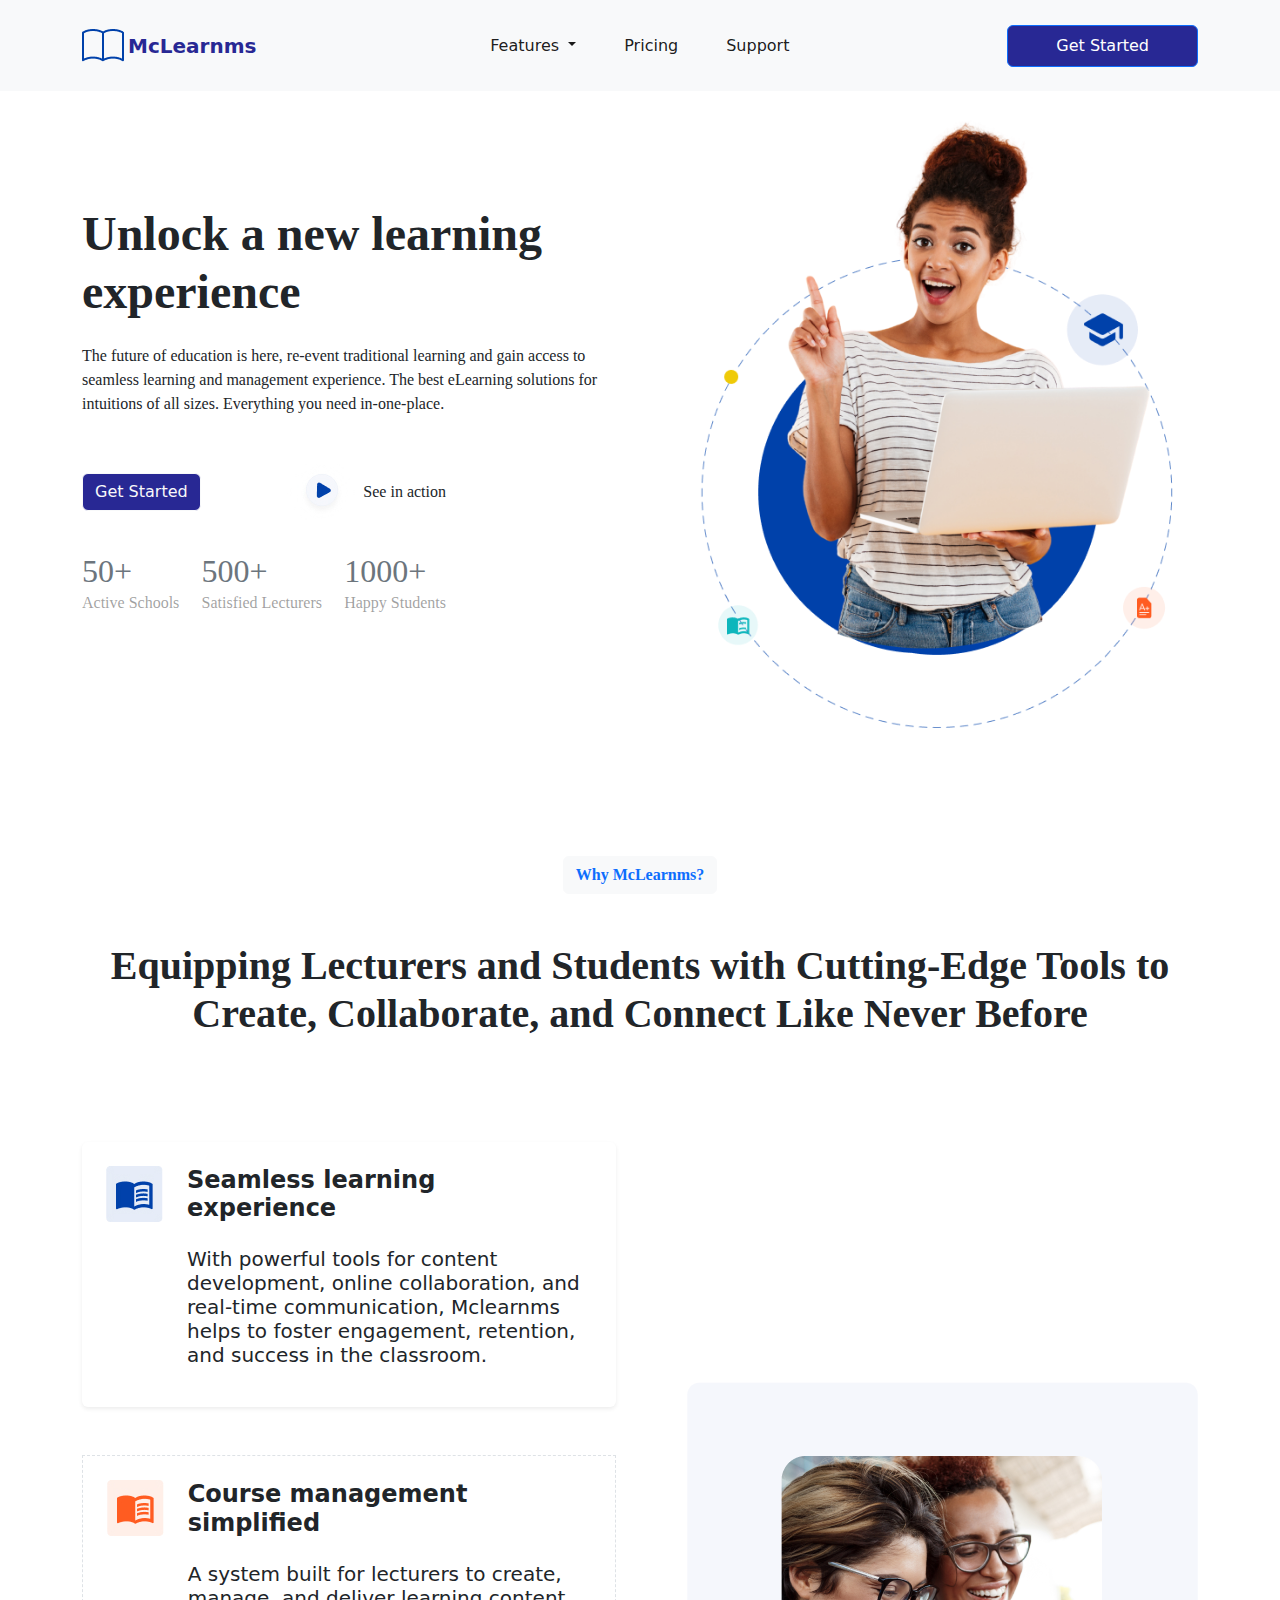
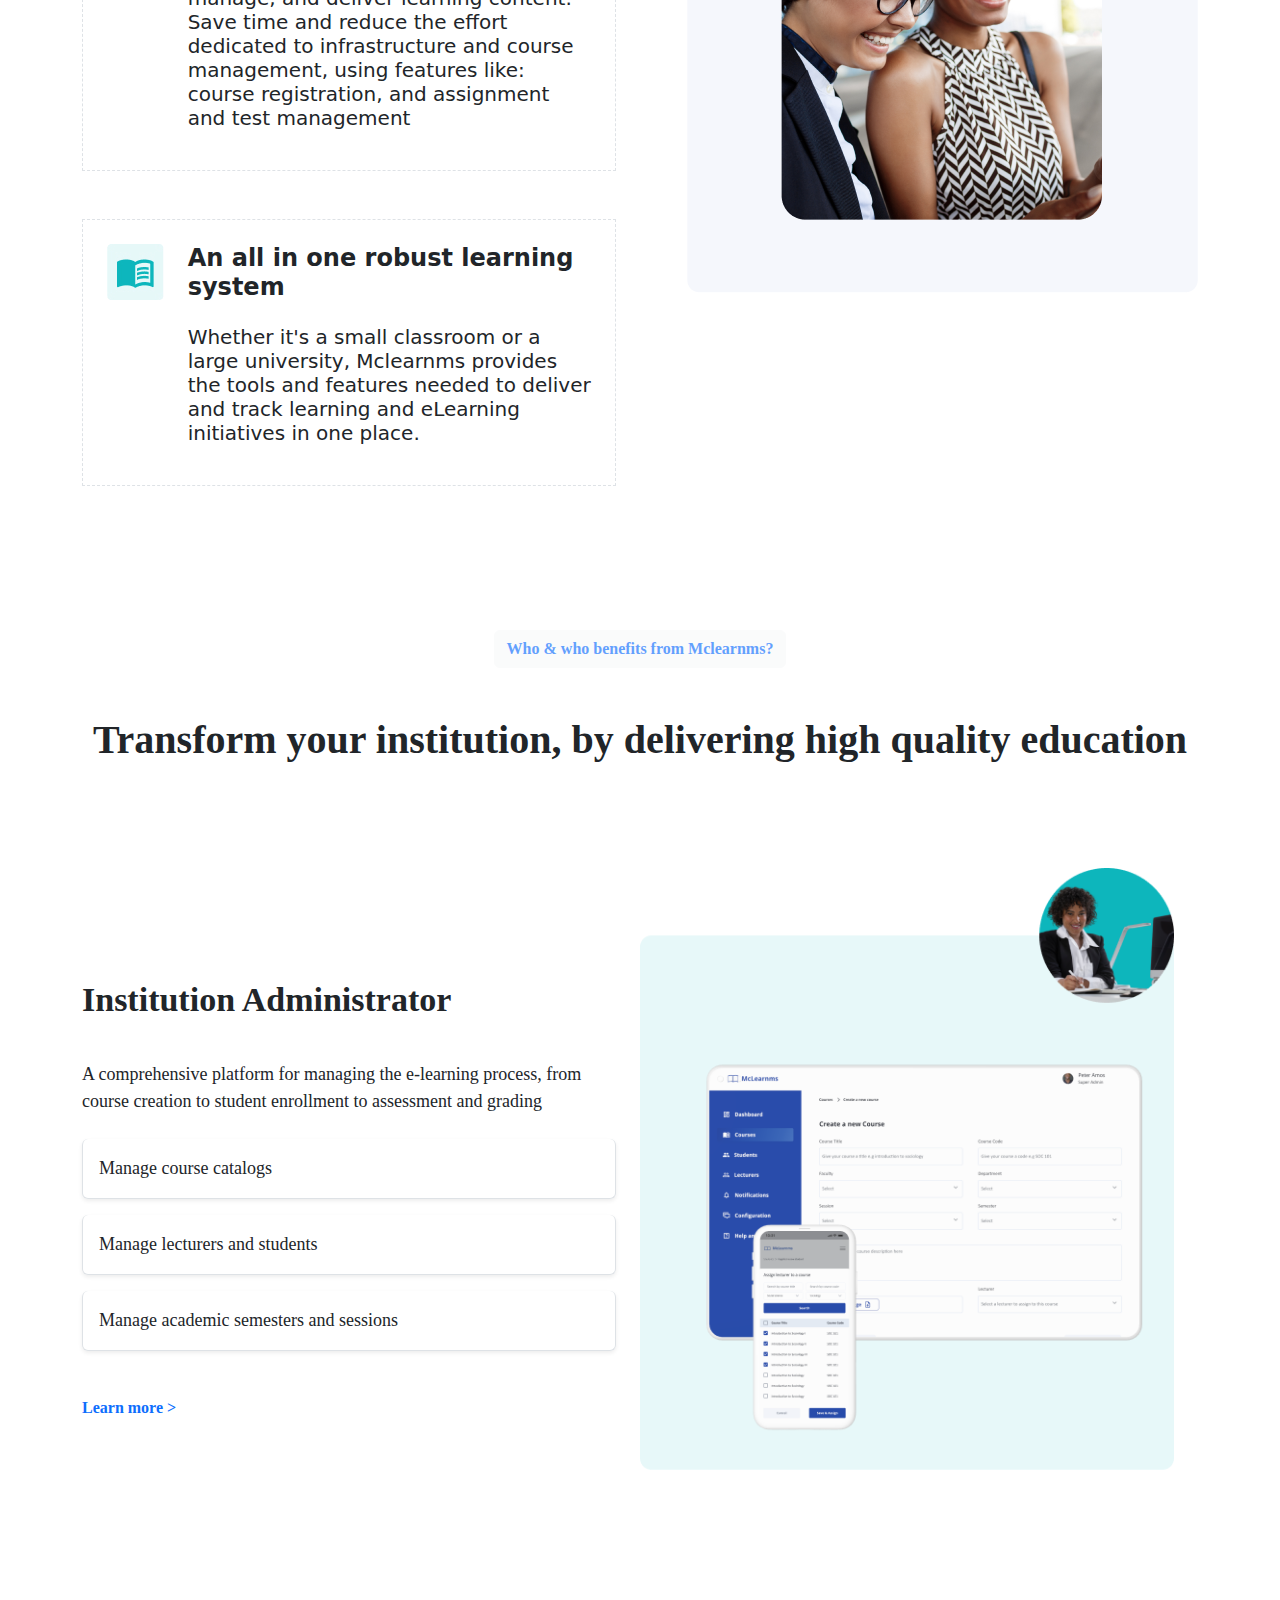
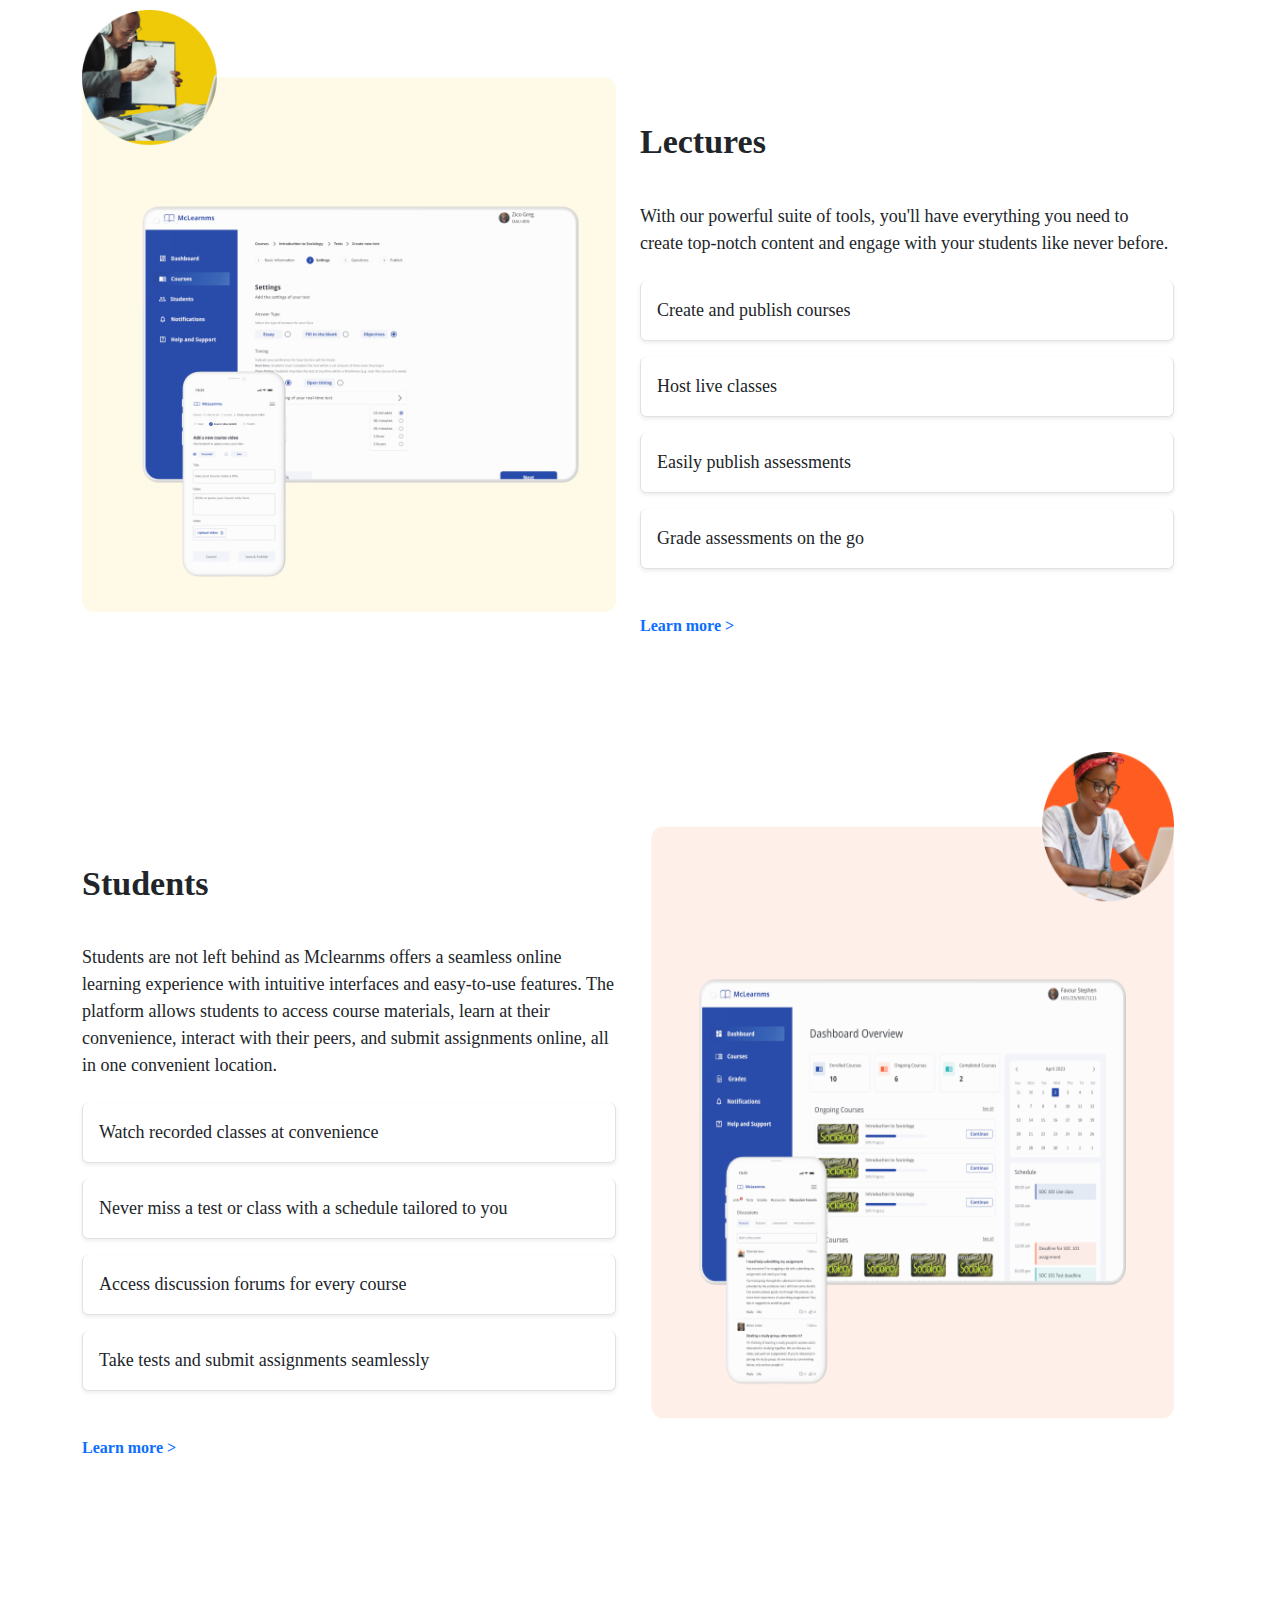
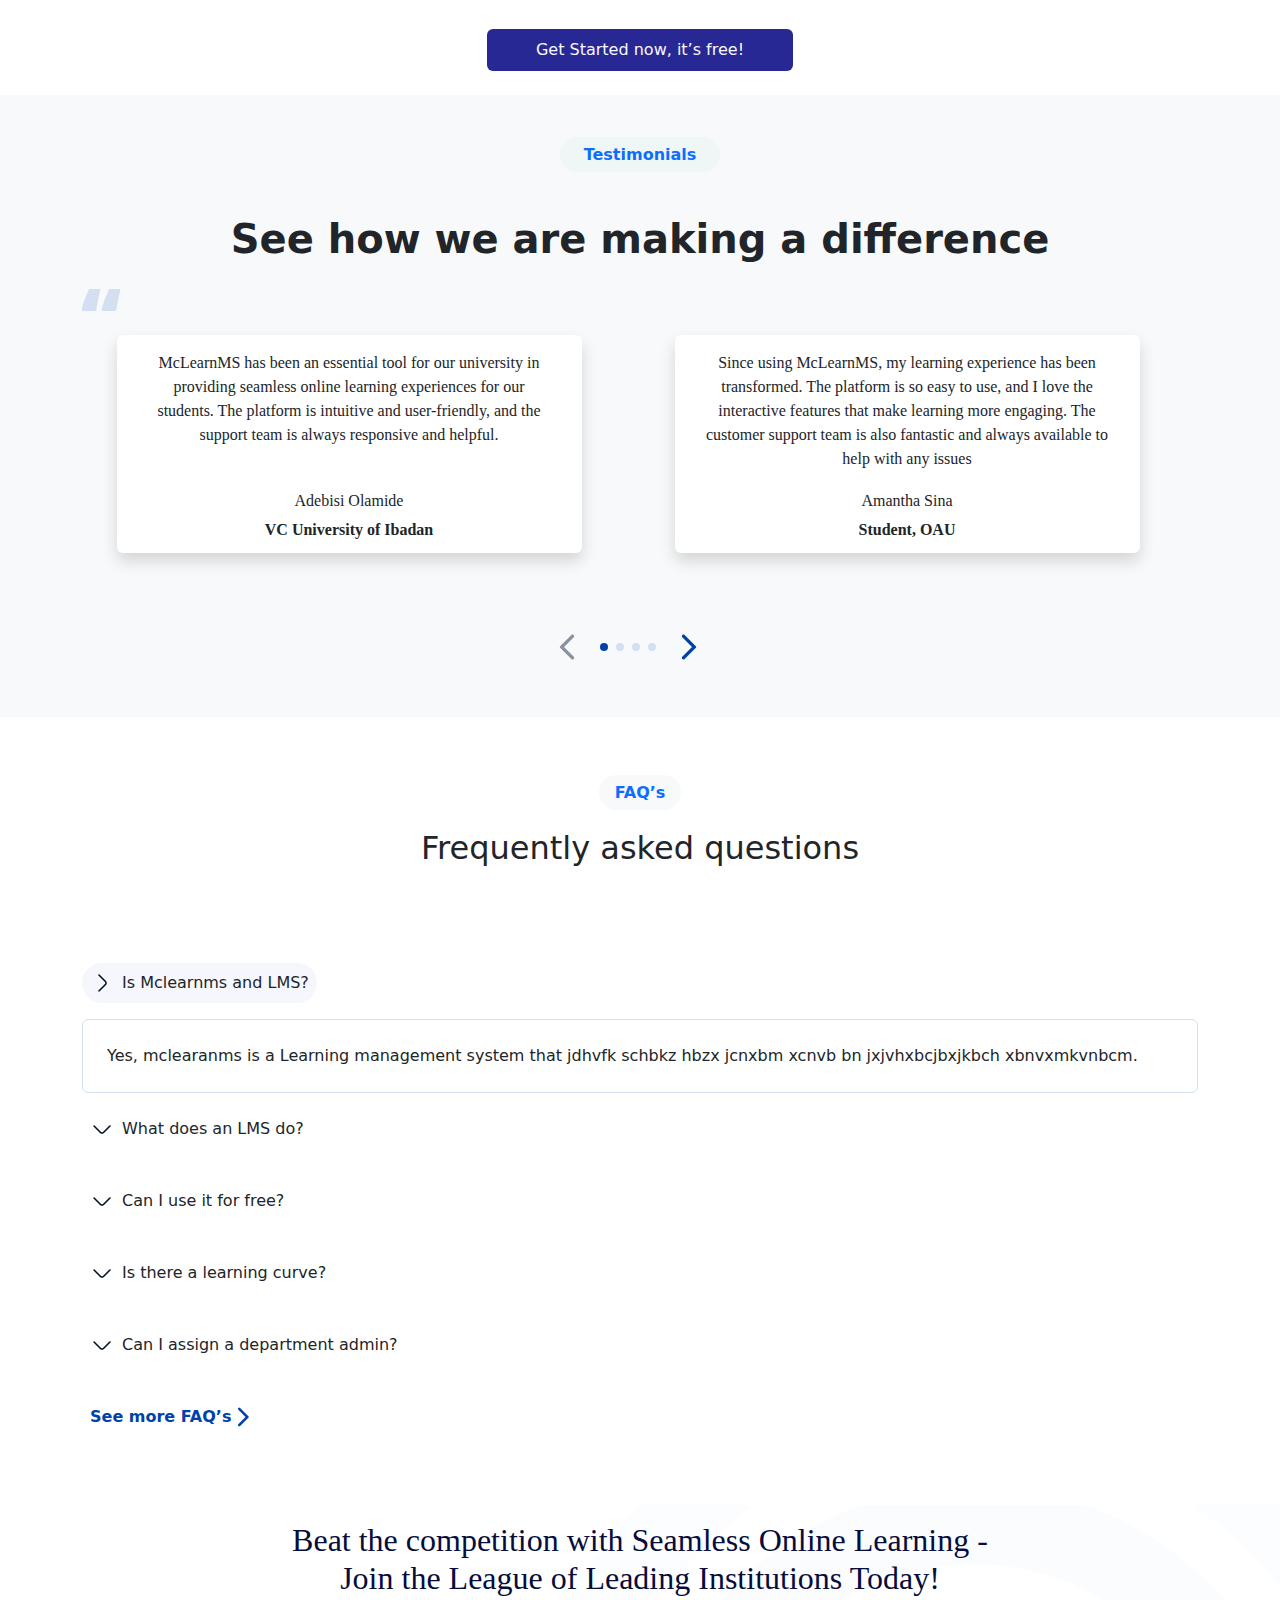
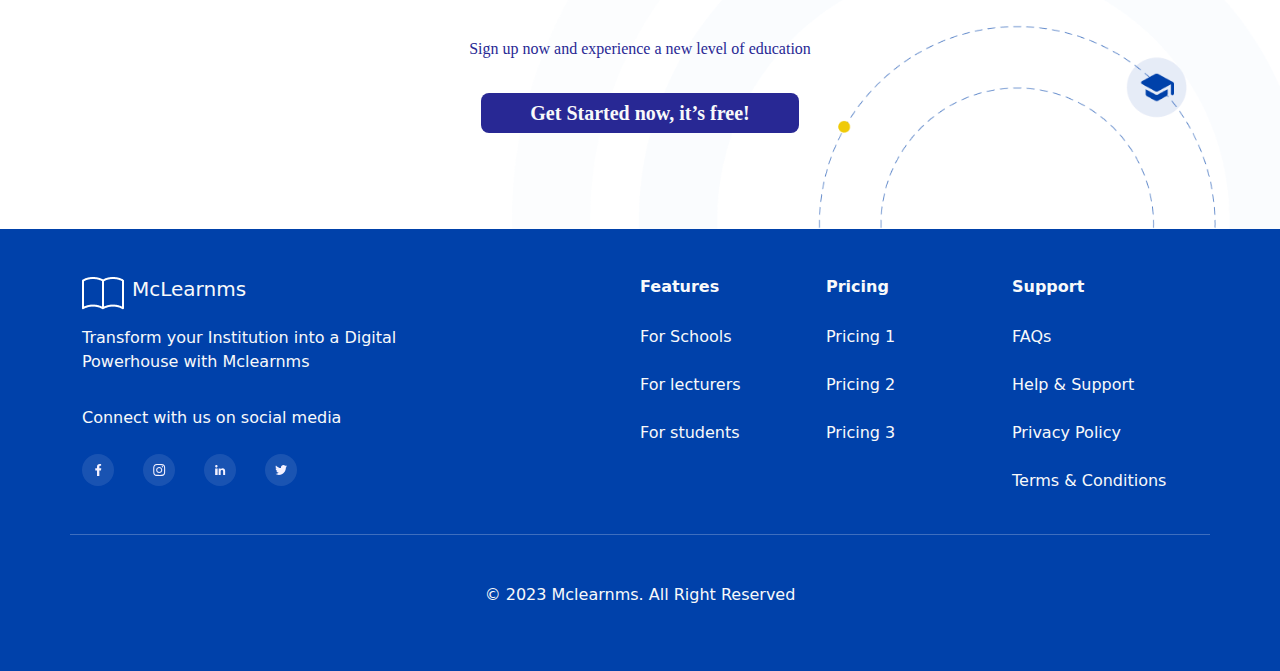
<file: index.html>
<!DOCTYPE html>
<html lang="en">

<head>
	<meta charset="UTF-8">
	<meta name="viewport" content="width=device-width, initial-scale=1.0">
	<link rel="shortcut icon" href="images/Hbook.jpg" type="image/x-icon">
	<link rel="stylesheet" href="css/bootstrap.css">
	<link rel="stylesheet" href="css/main.css">
	<link href="https://cdn.jsdelivr.net/npm/bootstrap@5.3.0/dist/css/bootstrap.min.css" rel="stylesheet" integrity="sha384-9ndCyUaIbzAi2FUVXJi0CjmCapSmO7SnpJef0486qhLnuZ2cdeRhO02iuK6FUUVM" crossorigin="anonymous">
	<title>MCLearnms</title>
</head>

<body class="">
	<nav class="navbar navbar-expand-lg navbar-light bg-light">
		<div class="container-fluid container-sm mx-auto py-3">
			<a class="navbar-brand d-flex align-items-center" href="#">
				<!-- <span class="d-md-inline-block d-none"> --><img src="images/Hbook.jpg" alt="" class="pe-1 img-fluid">
				<!-- </span> --><span class="x-sm-fw-bold fw-bold" style="color: rgb(40, 40, 148);">
                  McLearnms
                </span> </a>
			<button class="navbar-toggler" type="button" data-bs-toggle="collapse" data-bs-target="#navbarNavDropdown" aria-controls="navbarNavDropdown" aria-expanded="false" aria-label="Toggle navigation"> <span class="navbar-toggler-icon"></span> </button>
			<div class="collapse navbar-collapse justify-content-end align-center" id="navbarNavDropdown">
				<ul class="navbar-nav ms-auto my-2 my-lg-0">
					<li class="nav-item dropdown px-3"> <a class="nav-link active dropdown-toggle" href="#" id="navbarDropdownMenuLink" role="button" data-bs-toggle="dropdown" aria-expanded="false">
                      Features
                    </a>
						<ul class="dropdown-menu" aria-labelledby="navbarDropdownMenuLink">
							<li><a class="dropdown-item" href="#">Action</a></li>
							<li><a class="dropdown-item" href="#">Another action</a></li>
							<li>
								<hr class="dropdown-divider"> </li>
							<li><a class="dropdown-item" href="#">Something else here</a></li>
						</ul>
					</li>
					<li class="nav-item px-3"> <a class="nav-link active" aria-current="page" href="#">Pricing</a> </li>
					<li class="nav-item px-3"> <a class="nav-link active" href="#">Support</a> </li>
				</ul>
				<div class="d-flex ms-auto"> <a href="#" class="btn btn-primary px-5 py-2 me-0" style="background-color: rgb(40, 40, 148);">Get Started</a> </div>
			</div>
		</div>
	</nav>
	<main>
		<section class="container firstSection">
			<!-- made a name mSection for css to push the margin below -->
			<div class="row">
				<div class="col-lg-6 col-sm-12 align-items-between text-justify mSection">
					<div class="">
						<h1 class="display-5 fw-bold DSFont">Unlock a new learning experience</h1>
						<p class="DSFont fw-normal pt-3 pb-4"> The future of education is here, re-event traditional learning and gain access to seamless learning and management experience. The best eLearning solutions for intuitions of all sizes. Everything you need in-one-place. </p>
					</div>
					<!-- GET STARTED -->
					<div class="d-flex col-lg-8 align-items-center justify-content-between">
						<!-- <a href="" class="btn px-md-5 active btn-primary pe-5"> -->
						<div> <a href="" class="btn active text-light" style="background-color: rgb(40, 40, 148);">
                Get Started
              </a> </div>
						<!-- <div class="ps-md-5 ms-md-2 ps-sm-0 ms-md-0"> -->
						<div class="text-nowrap"> <span class="pt-0 mt-0">
                  <img src="images/Pause.jpg" alt="" class="">
                </span> <span class="CBFont">See in action</span> </div>
					</div>
					<!-- NUMBERS PART -->
					<div class="d-lg-flex col-8 justify-content-between mt-4 d-none">
						<div class=""> <span class="DSFont d-block h2 text-secondary mb-0">
                50+
              </span> <span class="CBFont h6 text-black-50 opacity-75 text-light mt-0">
                Active Schools
              </span> </div>
						<div class=""> <span class="DSFont d-block h2 text-secondary mb-0">
                500+
              </span> <span class="CBFont h6 text-black-50 opacity-75 text-light mt-0">
                Satisfied Lecturers
              </span> </div>
						<div class=""> <span class="DSFont d-block h2 text-secondary mb-0">
                1000+
              </span> <span class="CBFont h6 text-black-50 opacity-75 text-light mt-0">
                Happy Students
              </span> </div>
					</div>
				</div>
				<div class="col-lg-6 col-md-8 col-sm-10 align-sm-center align-md-center mx-md-auto"> <img src="images/MLady.jpg" alt="" class="img-fluid"> </div>
				<!-- Just to display the initial desktop text viewed in small, medium and large devices below the image alone when beyond the small devices capacity for bootstrap -->
				<div class="d-flex justify-content-between mt-4 d-lg-none my-5">
					<div class=""> <span class="DSFont d-block h2 text-secondary mb-0">
                  50+
                </span> <span class="CBFont h6 text-black-50 opacity-75 text-light mt-0">
                  Active Schools
                </span> </div>
					<div class=""> <span class="DSFont d-block h2 text-secondary mb-0">
                          500+
                        </span> <span class="CBFont h6 text-black-50 opacity-75 text-light mt-0">
                          Satisfied Lecturers
                        </span> </div>
					<div class=""> <span class="DSFont d-block h2 text-secondary mb-0">
                  1000+
                </span> <span class="CBFont h6 text-black-50 opacity-75 text-light mt-0">
                  Happy Students
                </span> </div>
				</div>
			</div>
		</section>
		<!-- SECOND SECTION -->
		<section>
			<div class="container mb-5 pb-5">
				<div class="text-center mb-5">
					<button class="btn btn-light text-primary text-center CBFont" style="font-weight: 600;">Why McLearnms?</button>
				</div>
				<p class="col-12 h1 fw-bold text-center DSFont"> Equipping Lecturers and Students with Cutting-Edge Tools to Create, Collaborate, and Connect Like Never Before </p>
			</div>
			<div class="container mt-5">
				<div class="row justify-content-between DBFont">
					<div class="col-12 col-md-6 pe-4">
						<div class="d-flex justify-content-between shadow-sm p-4 mb-5 bg-body rounded">
							<div class="col-2"> <img src="images/bBook.jpg" alt="" class="img-fluid"> </div>
							<div class="col-md-9 col-lg-10">
								<h4 class="h4 fw-bold">Seamless learning experience</h4>
								<h5 class="pt-3 pb-2 lh-2">
                              With powerful tools for content development, online collaboration, and real-time communication, Mclearnms helps to foster engagement, retention, and success in the classroom.
                            </h5> </div>
						</div>
						<div class="d-flex justify-content-between border border-dashed p-4 mb-5" style="border-style: dashed !important;">
							<div class="col-2"> <img src="images/oBook.png" alt="" class="img-fluid"> </div>
							<div class="col-md-9 col-lg-10">
								<h4 class="h4 fw-bold">Course management simplified</h4>
								<h5 class="pt-3 pb-2">
                                      A system built for lecturers to create, manage, and deliver learning content. Save time and reduce the effort dedicated to infrastructure and course management, using features like: course registration, and assignment and test management
                                      </h5> </div>
						</div>
						<div class="d-flex justify-content-between border border-dashed p-4 mb-5" style="border-style: dashed !important;">
							<div class="col-2"> <img src="images/gBook.jpg" alt="" class="img-fluid"> </div>
							<div class="col-md-9 col-lg-10">
								<h4 class="h4 fw-bold">An all in one robust learning system</h4>
								<h5 class="pt-3 pb-2">
                                  Whether it's a small classroom or a large university, Mclearnms provides the tools and features needed to deliver and track learning and eLearning initiatives in one place.
                                </h5> </div>
						</div>
					</div>
					<div class="d-md-flex col-6 d-none align-items-center justify-content-end">
						<!-- <div class="bg-light p-5"> -->
						<div class=""> <img src="images/LadiesSmiles.png" alt="" class="img-fluid"> </div>
					</div>
				</div>
			</div>
		</section>
		<!-- THIRD SECTION, pushed and named it this on github -->
		<section>
			<div class="container my-5 py-5">
				<div class="row align-items-center">
					<div class="mb-5 col-12">
						<div class="text-center mb-5">
							<button class="btn btn-light disabled text-primary text-center CBFont" style="font-weight: 600;">Who & who benefits from Mclearnms?</button>
						</div>
						<h1 class="col-12 h1 fs-700 fw-bold text-center DSFont">
                          Transform your institution, by delivering high quality education
                        </h1> </div>
					<!-- DIRECT CLASS(1) FOR TWO SEPERATE COL-6 BEGINS -->
					<div class="row justify-content-between my-lg-5">
						<div class="col-md-6 col-sm-12 mt-md-5 pt-md-5 mb-3 DSFont">
							<div class="py-3">
								<h3 class="fw-bold DSFont pb-3" style="font-size:34px;">Institution Administrator</h3> </div>
							<p class="DSFont pb-2" style="font-size:18px;"> A comprehensive platform for managing the e-learning process, from course creation to student enrollment to assessment and grading </p>
							<div class="DSFont col-lg-6 d-none d-lg-inline" style="font-size:18px; box-sizing:border-box;">
								<p class="shadow-sm my-3 p-3 rounded border border-top-0">Manage course catalogs</p>
								<p class="shadow-sm my-3 p-3 rounded border border-top-0">Manage lecturers and students</p>
								<p class="shadow-sm my-3 p-3 rounded border border-top-0">Manage academic semesters and sessions</p>
								<br> <span class="text-primary fw-bold" style="font-size:16px; font-weight:700;">Learn more > </span> </div>
						</div>
						<div class="col-md-6 col-sm-12 d-flex justify-content-end"> <img src="images/BlueGroup.png" alt="" class="img-fluid"> </div>
						<div class="col-sm-12 col-lg-0 d-block d-lg-none mb-3 DSFont">
							<div class="DSFont" style="font-size:18px;">
								<p class="shadow-sm my-3 p-3 rounded border border-top-0">Manage course catalogs</p>
								<p class="shadow-sm my-3 p-3 rounded border border-top-0">Manage lecturers and students</p>
								<p class="shadow-sm my-3 p-3 rounded border border-top-0">Manage academic semesters and sessions</p>
								<br> <span class="text-primary fw-bold" style="font-size:16px; font-weight:700;">Learn more > </span> </div>
						</div>
					</div>
					<!-- NEW DIRECT CLASS(2) FOR TWO SEPERATE COL-6 BEGINS -->
					<div class="row justify-content-between my-5">
						<div class="col-sm-12 col-md-0 col-lg-0 d-sm-block d-md-none DSFont mb-3">
							<div class="py-3">
								<h3 class="fw-bold DSFont pb-3" style="font-size:34px;">Lectures</h3> </div>
							<p class="DSFont pb-2" style="font-size:18px;"> With our powerful suite of tools, you'll have everything you need to create top-notch content and engage with your students like never before. </p>
						</div>
						<div class="col-md-6 col-sm-12 d-flex justify-content-start"> <img src="images/YellowGroup.jpg" alt="" class="img-fluid"> </div>
						<div class="col-md-6 col-sm-12 mt-md-5 pt-md-5 mb-3 DSFont">
							<div class="d-none d-md-block">
								<div class="py-3">
									<h3 class="fw-bold DSFont pb-3" style="font-size:34px;">Lectures</h3> </div>
								<p class="DSFont pb-2" style="font-size:18px;"> With our powerful suite of tools, you'll have everything you need to create top-notch content and engage with your students like never before. </p>
								<div class="d-lg-inline d-sm-none">
									<div class="DSFont" style="font-size:18px;">
										<p class="shadow-sm my-3 p-3 rounded border border-top-0">Create and publish courses</p>
										<p class="shadow-sm my-3 p-3 rounded border border-top-0">Host live classes</p>
										<p class="shadow-sm my-3 p-3 rounded border border-top-0">Easily publish assessments</p>
										<p class="shadow-sm my-3 p-3 rounded border border-top-0">Grade assessments on the go</p>
										<br> <span class="text-primary fw-bold" style="font-size:16px; font-weight:700;">Learn more > </span> </div>
								</div>
							</div>
						</div>
						<div class="col-sm-12 col-lg-6 d-md-inline d-lg-none">
							<div class="DSFont" style="font-size:18px;">
								<p class="shadow-sm my-3 p-3 rounded border border-top-0">Create and publish courses</p>
								<p class="shadow-sm my-3 p-3 rounded border border-top-0">Host live classes</p>
								<p class="shadow-sm my-3 p-3 rounded border border-top-0">Easily publish assessments</p>
								<p class="shadow-sm my-3 p-3 rounded border border-top-0">Grade assessments on the go</p>
								<br> <span class="text-primary fw-bold" style="font-size:16px; font-weight:700;">Learn more > </span> </div>
						</div>
					</div>
					<!-- NEW DIRECT CLASS(3) FOR TWO SEPERATE COL-6 BEGINS -->
					<div class="row justify-content-between my-lg-5">
						<div class="col-md-6 col-sm-12 mt-md-5 pt-md-5 mb-3 DSFont">
							<div class="py-3">
								<h3 class="fw-bold DSFont pb-3" style="font-size:34px;">Students</h3> </div>
							<!-- <p class="d-flex" style="display:flex; flex-direction:column;"> -->
							<p class="DSFont pb-2" style="font-size:18px;"> Students are not left behind as Mclearnms offers a seamless online learning experience with intuitive interfaces and easy-to-use features. The platform allows students to access course materials, learn at their convenience, interact with their peers, and submit assignments online, all in one convenient location. </p>
							<div class="DSFont col-lg-6 d-none d-lg-inline" style="font-size:18px; box-sizing:border-box;">
								<p class="shadow-sm my-3 p-3 rounded border border-top-0"> Watch recorded classes at convenience </p>
								<p class="shadow-sm my-3 p-3 rounded border border-top-0"> Never miss a test or class with a schedule tailored to you </p>
								<p class="shadow-sm my-3 p-3 rounded border border-top-0"> Access discussion forums for every course </p>
								<p class="shadow-sm my-3 p-3 rounded border border-top-0"> Take tests and submit assignments seamlessly </p>
								<br> <span class="text-primary fw-bold" style="font-size:16px; font-weight:700;">Learn more > </span> </div>
						</div>
						<div class="col-md-6 col-sm-12 d-flex justify-content-end text-center border-primary border-3"> <img src="images/OrangeGroup.png" alt="" class="img-fluid" style="width: fit-content;"> </div>
						<div class="col-sm-12 col-lg-0 d-block d-lg-none mb-2 DSFont">
							<div class="DSFont" style="font-size:18px;">
								<p class="shadow-sm my-3 p-3 rounded border border-top-0"> Watch recorded classes at convenience </p>
								<p class="shadow-sm my-3 p-3 rounded border border-top-0"> Never miss a test or class with a schedule tailored to you </p>
								<p class="shadow-sm my-3 p-3 rounded border border-top-0"> Access discussion forums for every course </p>
								<p class="shadow-sm my-3 p-3 rounded border border-top-0"> Take tests and submit assignments seamlessly </p>
								<br> <span class="text-primary fw-bold" style="font-size:16px; font-weight:700;">Learn more > </span> </div>
						</div>
					</div>
				</div>
			</div>
			<div class="mt-2 pt-2 mb-4 col-12 text-center">
				<button class="btn btn-large btn-primay text-light px-5 py-2" style="background-color: rgb(40, 40, 148);">Get Started now, it’s free!</button>
			</div>
		</section>
		<!-- FOURTH SECTION -->
		<section class="bg-light">
			<div class="container">
				<div class="row py-5">
					<div class="col-12 mx-auto">
						<div class="text-center mx-auto"> <span class="mx-auto px-4 py-2 text-center text-primary border-0 rounded-pill fw-bold" style="background-color:rgb(230, 246, 241, 0.5);">
                        Testimonials
                      </span> </div>
						<div class="text-center fw-bold h1 pt-5 pb-3"> See how we are making a difference</div> <img src="images/quote.jpg" style="background-color: transparent;" alt="" class="text-start">
						<!-- <div class="col-12 DSFont" style="font-size: 88px; width: 54px; font-family: 'Droid Sans'; font-weight: 700; color: #D4DFF1; line-height: 125%;">"</div> --></div>
					<div class="row justify-content-around pt-4">
						<div class="col-lg-5 col-md-5 col-sm-12 shadow border-2 rounded" style="background-color: #FFF; height: 100%;">
							<div class="text-center pt-3 px-3 DSFont">
								<div class="" style="line-height:1.5rem; font-weight:500;">
									<p class="m-auto"> McLearnMS has been an essential tool for our university in providing seamless online learning experiences for our students. The platform is intuitive and user-friendly, and the support team is always responsive and helpful. </p>
								</div>
								<br>
								<br>
								<div class="" style="line-height: 0.8rem;">
									<p class="text-lead" style="font-weight: 400;">Adebisi Olamide</p>
									<p class="fw-bold" style="font-weight: 700 !important;">VC University of Ibadan</p>
								</div>
							</div>
						</div>
						<div class="col-md-5 d-none d-md-flex shadow border-2 rounded" style="background-color: #FFF;">
							<div class="text-center pt-3 px-3 DSFont">
								<div class="" style="line-height:1.5rem; font-weight:500;">
									<p class="m-auto"> Since using McLearnMS, my learning experience has been transformed. The platform is so easy to use, and I love the interactive features that make learning more engaging. The customer support team is also fantastic and always available to help with any issues </p>
								</div>
								<br>
								<div class="" style="line-height: 0.8rem;">
									<p class="">Amantha Sina</p>
									<p class="fw-bold" style="font-weight: 700 !important;">Student, OAU</p>
								</div>
							</div>
						</div>
					</div>
					<div class="row mt-5 pt-4">
						<div class="d-flex justify-content-center">
							<button class=" btn border-0 btn active" style="background:transparent;"> <img src="images/icon _back.jpg" alt=""> </button>
							<div class="d-flex align-items-center">
								<div class="mx-1" style="border-radius: 8px; background: var(--primary-primary-40, #0041AA); width: 8px; height: 8px;"></div>
								<div class="mx-1" style="border-radius: 8px; background: var(--neutral-neutral-50, #D4DFF1); width: 8px; height: 8px;"></div>
								<div class="mx-1" style="border-radius: 8px; background: var(--neutral-neutral-50, #D4DFF1); width: 8px; height: 8px;"></div>
								<div class="mx-1" style="border-radius: 8px; background: var(--neutral-neutral-50, #D4DFF1); width: 8px; height: 8px;"></div>
							</div>
							<button class="border-0 btn active" style="background:transparent;"> <img src="images/icon _forward.jpg" alt=""> </button>
						</div>
					</div>
				</div>
			</div>
		</section>
		<!-- FIFTH SECTION -->
		<section>
			<div class="container pt-3">
				<div class="row">
					<div class="col-12 text-center">
						<div class="text-center mt-5 my-4"> <span class="bg-light fw-bold text-primary rounded-pill px-3 py-2">
                            FAQ’s
                          </span> </div>
						<h2 class="text-center">
                          Frequently asked questions
                        </h2>
						<br>
						<br>
						<br> </div>
					<div class="col-12">
						<div class="text-start py-3">
							<div class="d-flex align-items-center"> <span class="d-flex align-items-center p-2 rounded-pill" style="background: var(--neutral-neutral-10, #F5F7FC);
                          ">
                            <img src="images/arrow-right.png" alt="" class="img-fluid pe-2">
                            <span class="">
                                Is Mclearnms and LMS?
                            </span> </span>
							</div>
						</div>
						<div class="p-4 rounded" style="border: 1px solid #D4DFF1;"> Yes, mclearanms is a Learning management system that jdhvfk schbkz hbzx jcnxbm xcnvb bn jxjvhxbcjbxjkbch xbnvxmkvnbcm. </div>
					</div>
					<div class="text-start py-3">
						<div class="d-flex align-items-center"> <span class="d-flex align-items-center p-2 rounded-pill">
                          <img src="images/arrow-down.png" alt="" class="img-fluid pe-2">
                          <span class="">
                              What does an LMS do?
                          </span> </span>
						</div>
					</div>
					<div class="text-start py-3">
						<div class="d-flex align-items-center"> <span class="d-flex align-items-center p-2 rounded-pill">
                          <img src="images/arrow-down.png" alt="" class="img-fluid pe-2">
                          <span class="">
                              Can I use it for free?
                          </span> </span>
						</div>
					</div>
					<div class="text-start py-3">
						<div class="d-flex align-items-center"> <span class="d-flex align-items-center p-2 rounded-pill">
                          <img src="images/arrow-down.png" alt="" class="img-fluid pe-2">
                          <span class="">
                              Is there a learning curve?
                          </span> </span>
						</div>
					</div>
					<div class="text-start py-3">
						<div class="d-flex align-items-center"> <span class="d-flex align-items-center p-2 rounded-pill">
                          <img src="images/arrow-down.png" alt="" class="img-fluid pe-2">
                          <span class="">
                              Can I assign a department admin?
                          </span> </span>
						</div>
					</div>
					<div class="text-start py-3">
						<div class="d-flex align-items-center"> <span class="d-flex align-items-center p-2 rounded-pill">
                          <span class="fw-bold" style="color: var(--primary-primary-40, #0041AA);">
                              See more FAQ’s
                          </span> <img src="images/blue-arrow-right.png" alt="" class="d-inline img-fluid pe-2"> </span>
						</div>
					</div>
				</div>
			</div>
		</section>
		<!-- SIXTH SECTION -->
		<section style="margin-top: 4%; background-image:url('images/LastCircle1.png'); background-size: 60%; background-repeat:no-repeat; background-position:bottom right;">
			<div class="container-fluid pb-5">
				<div class="row">
					<div class="d-block text-center DSFont" style="color: var(--grey-scale-dark-grey, #060C3C);">
						<h2 class="py-3">
                  Beat the competition with Seamless Online Learning - 
                  <br> 
                  Join the League of Leading Institutions Today!
              </h2>
						<p class="py-3 DSPont" style="color: rgb(40, 40, 148);"> Sign up now and experience a new level of education </p>
						<button class="btn text-light btn-lg py-1 mb-5 px-5 fw-bold DSFont" style="background-color: rgb(40, 40, 148);"> Get Started now, it’s free! </button>
					</div>
				</div>
            </div>
		</section>
	</main>
	<!-- FOOTER -->
	<footer class="">
		<div class="container-fluid text-light" style="background-color: #0041AA;">
			<div class="container">
				<div class="row pb-5 pt-5 mt-">
					<div class="col-12 d-md-flex d-sm-block justify-content-between">
						<div class="col-md-4 col-sm-12"> <span class="d-flex align-items-start">
                          <img src="images/LBookOpen.jpg" alt="" class="pe-2 pb-3 img-fluid d-inline">
                          <span class="h5 fw-block d-inline">
                            McLearnms
                          </span> </span>
							<p class="pb-3"> Transform your Institution into a Digital Powerhouse with Mclearnms </p>
							<p class="pb-2"> Connect with us on social media </p>
							<div class="col-10 text-start justify-content-between me-auto mb-5"> <img src="images/FacebookSVG.svg" alt="" class="pe-4"> <img src="images/InstagramSVG.svg" alt="" class="pe-4"> <img src="images/LinkedInSVG.svg" alt="" class="pe-4"> <img src="images/TwitterSVG.svg" alt="" class=""> </div>
						</div>
						<div class="col-md-6 col-sm-12 d-block d-md-flex justify-content-between">
							<div class="col-md-4 col-sm-6">
								<h6 class="fw-bold pb-3">
                              Features
                            </h6>
								<p class="py-1"> For Schools </p>
								<p class="py-1"> For lecturers </p>
								<p class="py-1 pb-4"> For students </p>
							</div>
							<div class="col-md-4 col-sm-12">
								<h6 class="fw-bold pb-3">
                                    Pricing
                                  </h6>
								<p class="py-1"> Pricing 1 </p>
								<p class="py-1"> Pricing 2 </p>
								<p class="py-1 pb-4"> Pricing 3 </p>
							</div>
							<div class="col-md-4 col-sm-12">
								<h6 class="fw-bold pb-3">
                              Support
                            </h6>
								<p class="py-1"> FAQs </p>
								<p class="py-1"> Help & Support </p>
								<p class="py-1"> Privacy Policy </p>
								<p class="py-1 pb-4"> Terms & Conditions </p>
							</div>
						</div>
					</div>
					<hr class="py-3">
					<p class="text-center"> © 2023 Mclearnms. All Right Reserved </p>
				</div>
			</div>
		</div>
	</footer>
	<script src="js/bootstrap.bundle.js"></script>
	<script src="js/bootstrap.bundle.min.js"></script>
	<script src="https://cdn.jsdelivr.net/npm/bootstrap@5.3.0/dist/js/bootstrap.bundle.min.js" integrity="sha384-geWF76RCwLtnZ8qwWowPQNguL3RmwHVBC9FhGdlKrxdiJJigb/j/68SIy3Te4Bkz" crossorigin="anonymous"></script>
</body>

</html>
</file>
<file: css/main.css>
.firstSection{
    margin-bottom: 10% !important;
}

.mSection {
    margin-top: 10% !important;
}

.DSFont{
    font-family: Droid Sans !important;
}

.CBFont{
    font-family: Calibri !important;
}
</file>
